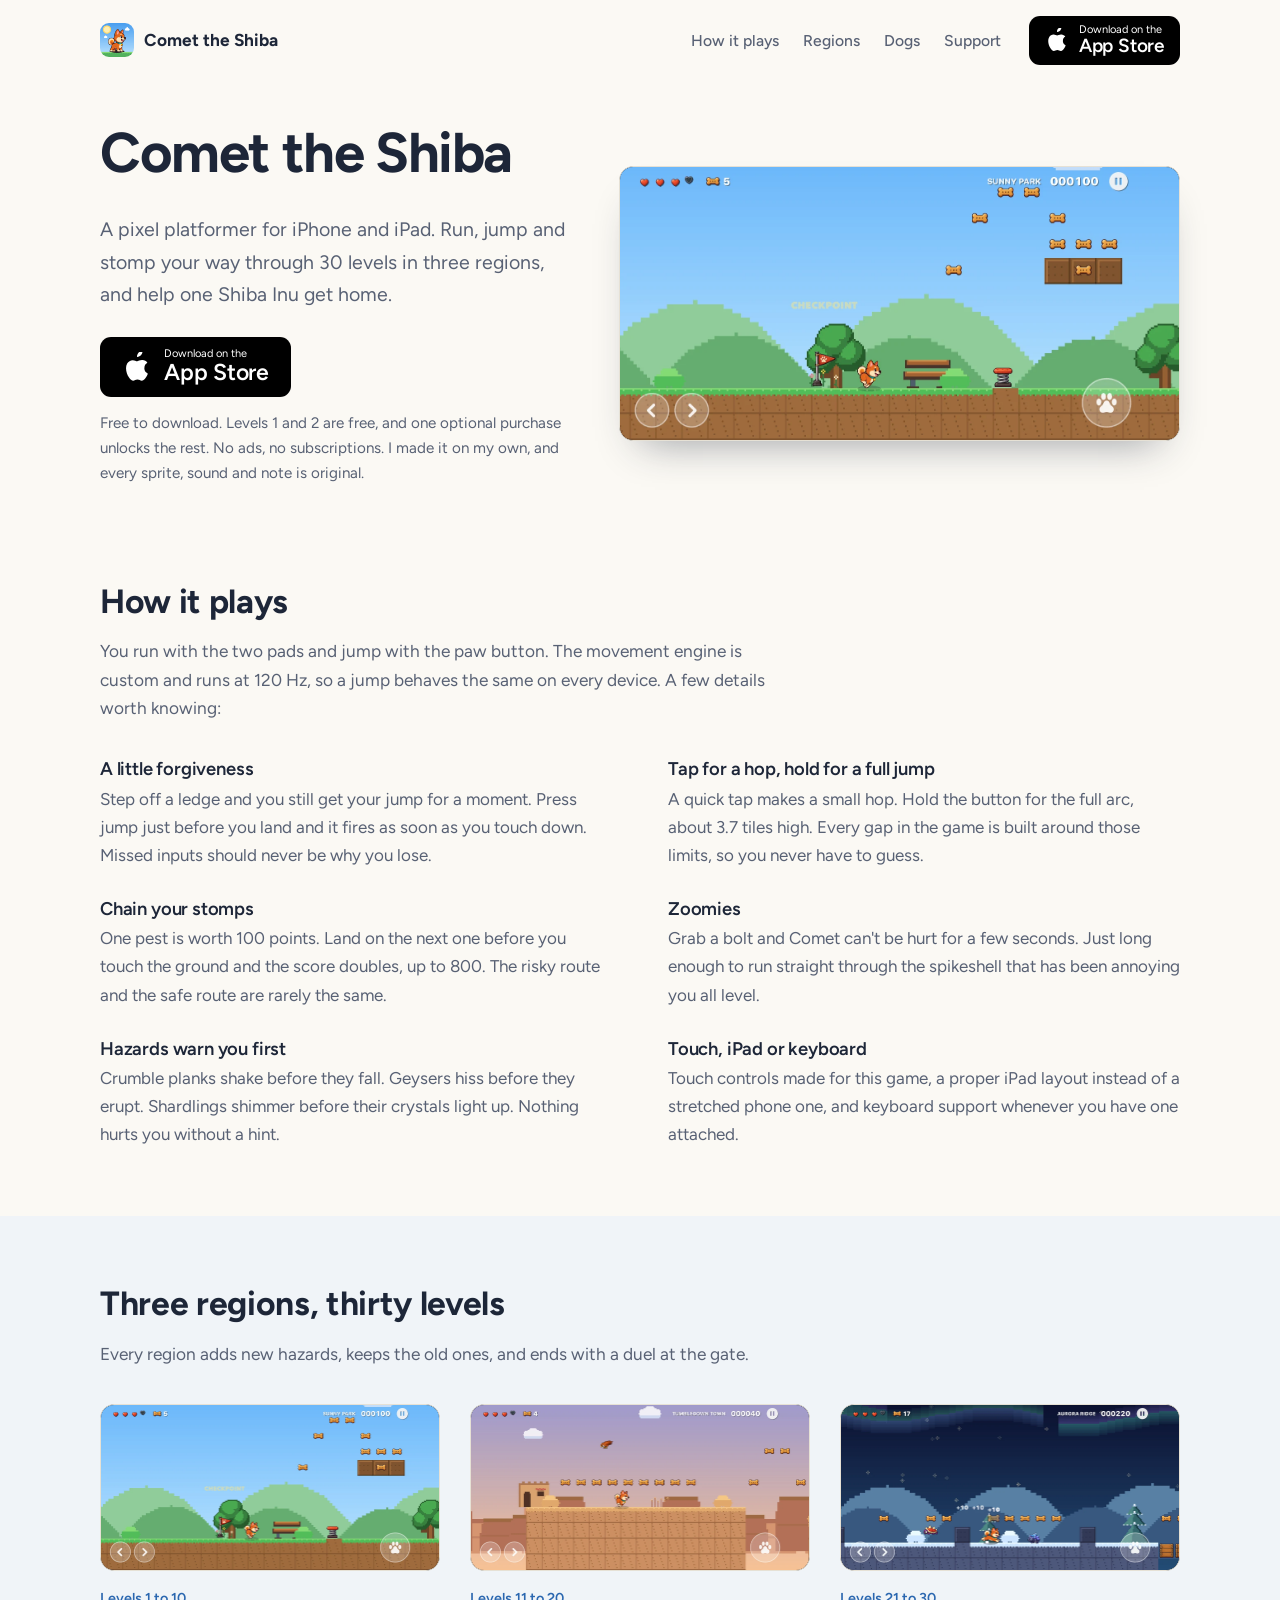
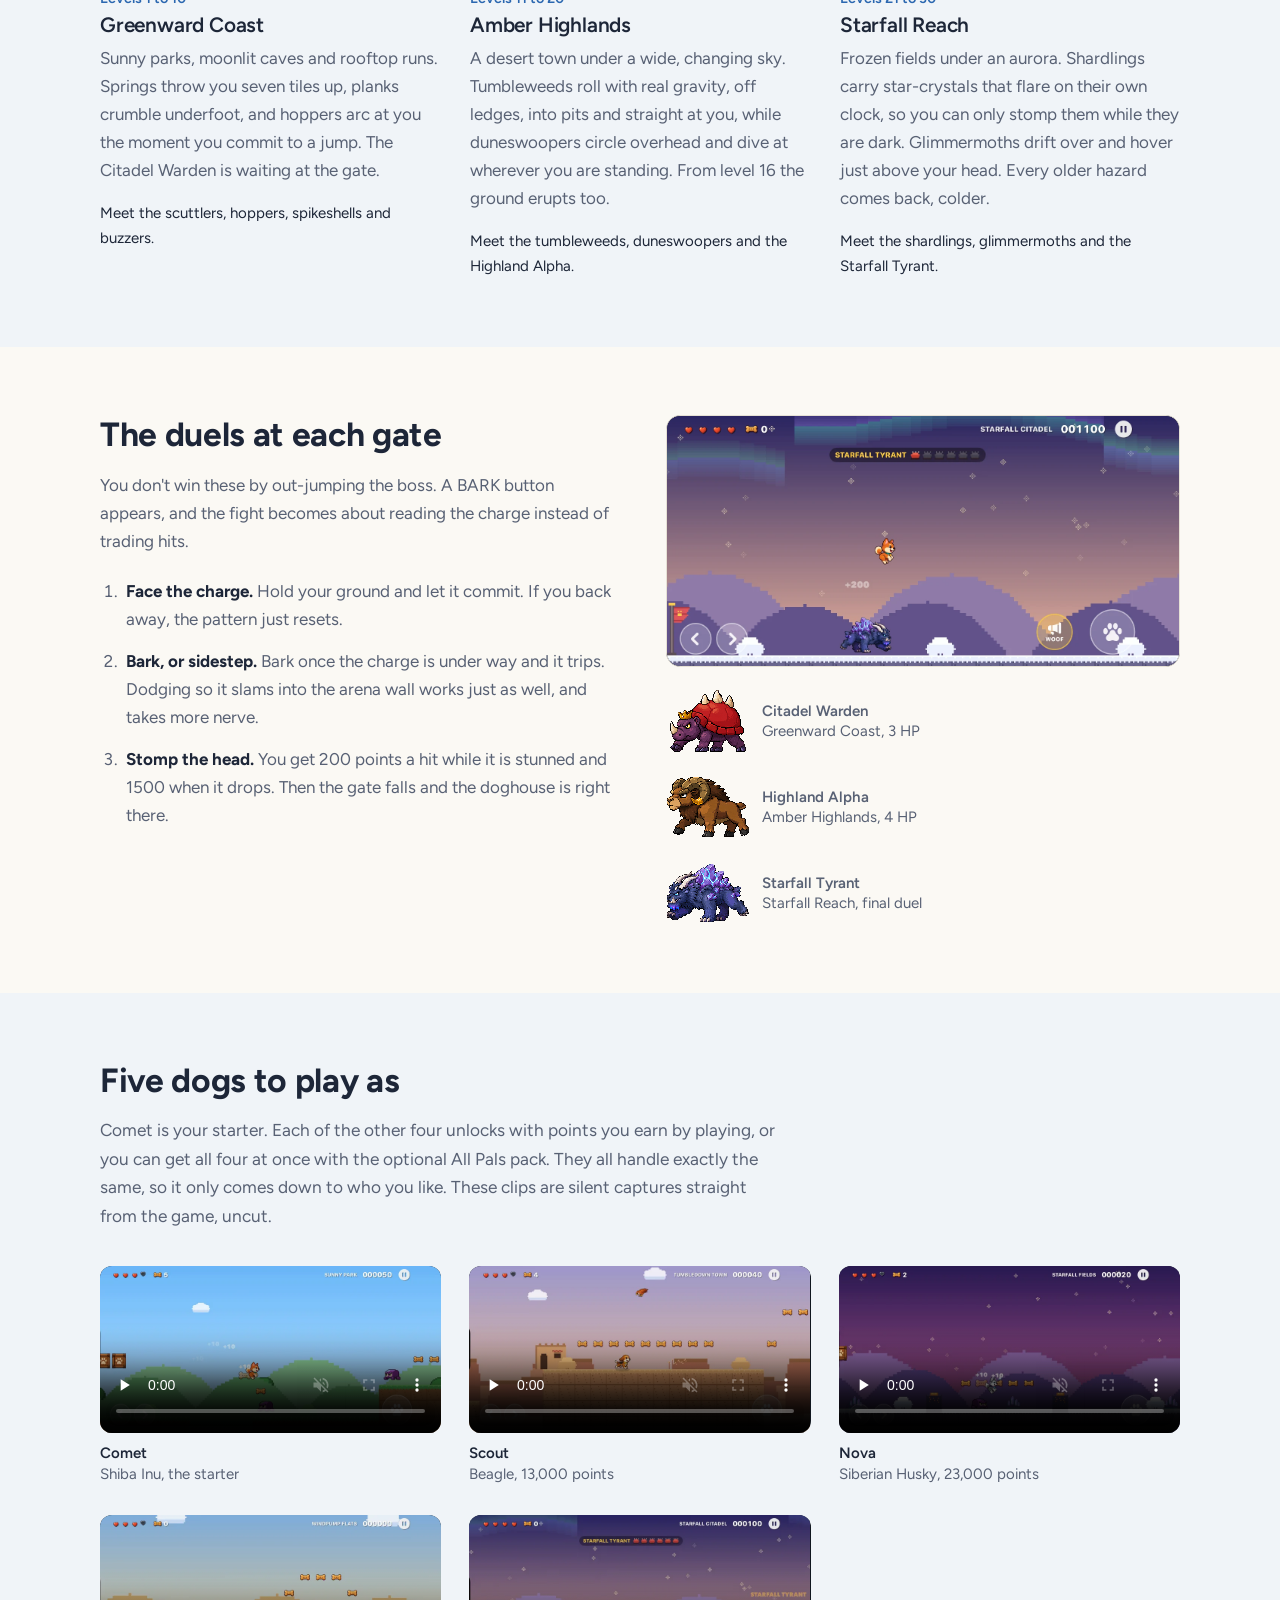
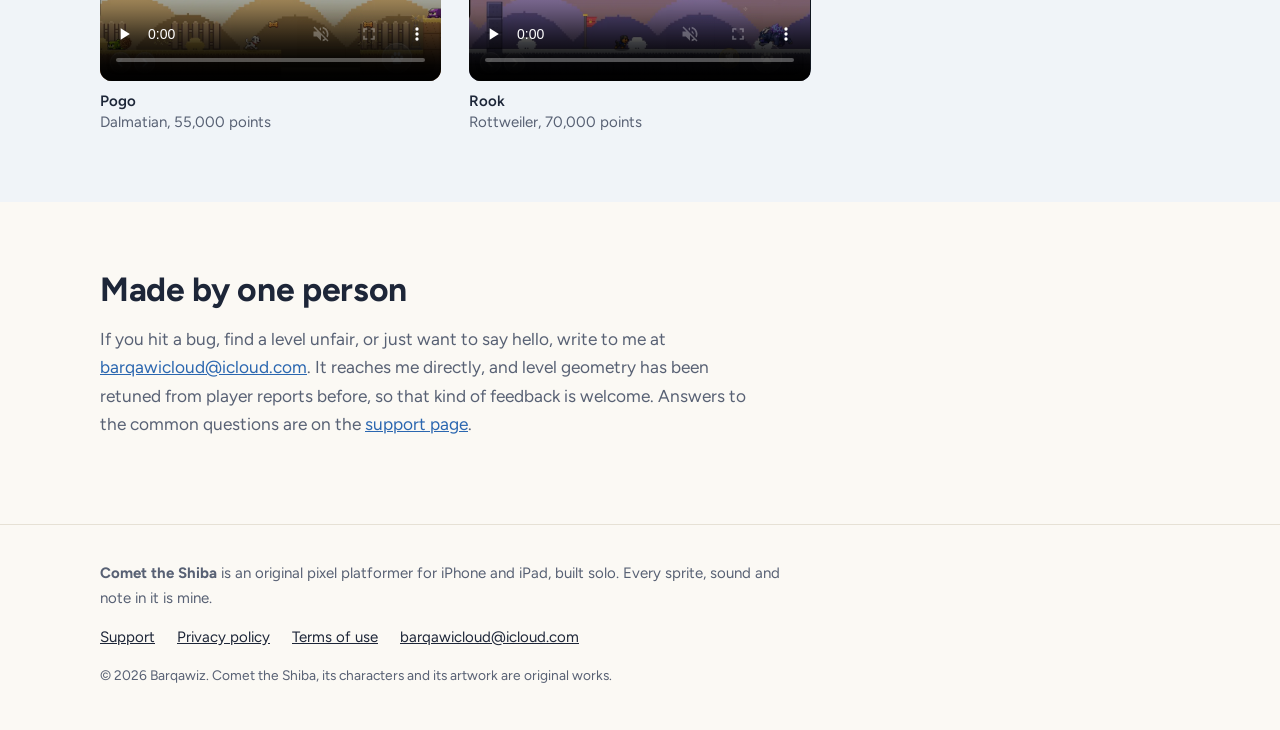
<file: index.html>
<!DOCTYPE html>
<html lang="en">
<head>
<meta charset="utf-8">
<meta name="viewport" content="width=device-width, initial-scale=1">
<title>Comet the Shiba: a pixel platformer for iPhone and iPad</title>
<meta name="description" content="Comet the Shiba is a pixel platformer for iPhone and iPad with 30 levels in three regions, three boss duels and five dogs to play as. Free to start, no ads, no subscriptions.">
<link rel="canonical" href="https://barqawiz.github.io/comet-website/">
<meta property="og:type" content="website">
<meta property="og:title" content="Comet the Shiba, a pixel platformer for iPhone and iPad">
<meta property="og:description" content="Run, jump and stomp through 30 levels in three regions. Original art and sound, no ads, free to start.">
<meta property="og:image" content="https://barqawiz.github.io/comet-website/assets/img/og.jpg">
<meta property="og:url" content="https://barqawiz.github.io/comet-website/">
<meta name="twitter:card" content="summary_large_image">
<meta name="theme-color" content="#fbf9f4">
<link rel="icon" href="favicon.ico" sizes="any">
<link rel="apple-touch-icon" href="assets/apple-touch-icon.png">
<link rel="preconnect" href="https://fonts.googleapis.com">
<link rel="preconnect" href="https://fonts.gstatic.com" crossorigin>
<link href="https://fonts.googleapis.com/css2?family=Figtree:wght@400;500;600;700&display=swap" rel="stylesheet">
<link rel="stylesheet" href="assets/css/style.css">
<script type="application/ld+json">
{
  "@context": "https://schema.org",
  "@type": "VideoGame",
  "name": "Comet the Shiba",
  "genre": ["Platformer", "Arcade"],
  "gamePlatform": ["iPhone", "iPad"],
  "operatingSystem": "iOS 17+",
  "applicationCategory": "Game",
  "author": { "@type": "Person", "name": "Barqawiz" },
  "description": "An original pixel platformer for iPhone and iPad: 30 levels, three regions, three boss duels and five playable dogs.",
  "image": "https://barqawiz.github.io/comet-website/assets/img/og.jpg"
}
</script>
</head>
<body>
<a class="skip" href="#main">Skip to content</a>

<header class="site-head">
  <div class="wrap">
    <a class="brand" href="./">
      <img src="assets/img/icon.png" alt="" width="34" height="34">
      <span>Comet the Shiba</span>
    </a>
    <nav class="site-nav" aria-label="Main">
      <a href="./#how">How it plays</a>
      <a href="./#regions">Regions</a>
      <a href="./#dogs">Dogs</a>
      <a class="keep" href="support.html">Support</a>
    </nav>
    <a class="store" href="https://apps.apple.com/app/id6805965904">
      <svg viewBox="0 0 384 512" aria-hidden="true"><path d="M318.7 268c-.2-37 16.6-65 50.5-85-19-27-47.5-42-85-45-36-3-75 21-89 21-15 0-49-20-76-19-39 .6-75 23-95 58-41 71-10 176 29 234 19 28 42 59 72 58 29-1 40-19 75-19 35 0 45 19 76 18 31-1 51-28 70-56 22-32 31-63 31-65-1-1-60-23-60-90zM262 53c16-20 27-47 24-74-23 1-51 15-68 34-15 17-29 45-25 71 26 2 53-12 69-31z"/></svg>
      <span><small>Download on the</small><b>App Store</b></span>
    </a>
  </div>
</header>

<main id="main">

<section class="hero">
  <div class="wrap">
    <div>
      <h1>Comet the Shiba</h1>
      <p class="lead">A pixel platformer for iPhone and iPad. Run, jump and stomp your way through 30 levels in three regions, and help one Shiba Inu get home.</p>
      <a class="store lg" href="https://apps.apple.com/app/id6805965904">
        <svg viewBox="0 0 384 512" aria-hidden="true"><path d="M318.7 268c-.2-37 16.6-65 50.5-85-19-27-47.5-42-85-45-36-3-75 21-89 21-15 0-49-20-76-19-39 .6-75 23-95 58-41 71-10 176 29 234 19 28 42 59 72 58 29-1 40-19 75-19 35 0 45 19 76 18 31-1 51-28 70-56 22-32 31-63 31-65-1-1-60-23-60-90zM262 53c16-20 27-47 24-74-23 1-51 15-68 34-15 17-29 45-25 71 26 2 53-12 69-31z"/></svg>
        <span><small>Download on the</small><b>App Store</b></span>
      </a>
      <p class="note">Free to download. Levels 1 and 2 are free, and one optional purchase unlocks the rest. No ads, no subscriptions. I made it on my own, and every sprite, sound and note is original.</p>
    </div>
    <figure class="shot">
      <img src="assets/img/shots/01-sunny-park.webp" width="1434" height="660"
           alt="Comet the Shiba running through Sunny Park past a checkpoint flag, with biscuits floating above a bench and a spring.">
    </figure>
  </div>
</section>

<section class="section" id="how">
  <div class="wrap">
    <div class="section-head">
      <h2>How it plays</h2>
      <p>You run with the two pads and jump with the paw button. The movement engine is custom and runs at 120 Hz, so a jump behaves the same on every device. A few details worth knowing:</p>
    </div>
    <div class="how">
      <div>
        <h3>A little forgiveness</h3>
        <p>Step off a ledge and you still get your jump for a moment. Press jump just before you land and it fires as soon as you touch down. Missed inputs should never be why you lose.</p>
      </div>
      <div>
        <h3>Tap for a hop, hold for a full jump</h3>
        <p>A quick tap makes a small hop. Hold the button for the full arc, about 3.7 tiles high. Every gap in the game is built around those limits, so you never have to guess.</p>
      </div>
      <div>
        <h3>Chain your stomps</h3>
        <p>One pest is worth 100 points. Land on the next one before you touch the ground and the score doubles, up to 800. The risky route and the safe route are rarely the same.</p>
      </div>
      <div>
        <h3>Zoomies</h3>
        <p>Grab a bolt and Comet can't be hurt for a few seconds. Just long enough to run straight through the spikeshell that has been annoying you all level.</p>
      </div>
      <div>
        <h3>Hazards warn you first</h3>
        <p>Crumble planks shake before they fall. Geysers hiss before they erupt. Shardlings shimmer before their crystals light up. Nothing hurts you without a hint.</p>
      </div>
      <div>
        <h3>Touch, iPad or keyboard</h3>
        <p>Touch controls made for this game, a proper iPad layout instead of a stretched phone one, and keyboard support whenever you have one attached.</p>
      </div>
    </div>
  </div>
</section>

<section class="section section--tint" id="regions">
  <div class="wrap">
    <div class="section-head">
      <h2>Three regions, thirty levels</h2>
      <p>Every region adds new hazards, keeps the old ones, and ends with a duel at the gate.</p>
    </div>
    <div class="regions">
      <article class="region">
        <figure class="shot">
          <img src="assets/img/shots/01-sunny-park.webp" width="1434" height="660" loading="lazy"
               alt="Comet running through Sunny Park past a checkpoint flag, biscuits floating above a bench and a spring.">
        </figure>
        <p class="levels">Levels 1 to 10</p>
        <h3>Greenward Coast</h3>
        <p>Sunny parks, moonlit caves and rooftop runs. Springs throw you seven tiles up, planks crumble underfoot, and hoppers arc at you the moment you commit to a jump. The Citadel Warden is waiting at the gate.</p>
        <p class="meet">Meet the scuttlers, hoppers, spikeshells and buzzers.</p>
      </article>
      <article class="region">
        <figure class="shot">
          <img src="assets/img/shots/03-amber-highlands.webp" width="1434" height="660" loading="lazy"
               alt="Comet running the rooftops of Tumbledown Town under a dusk sky, a trail of biscuits overhead and a duneswooper circling above.">
        </figure>
        <p class="levels">Levels 11 to 20</p>
        <h3>Amber Highlands</h3>
        <p>A desert town under a wide, changing sky. Tumbleweeds roll with real gravity, off ledges, into pits and straight at you, while duneswoopers circle overhead and dive at wherever you are standing. From level 16 the ground erupts too.</p>
        <p class="meet">Meet the tumbleweeds, duneswoopers and the Highland Alpha.</p>
      </article>
      <article class="region">
        <figure class="shot">
          <img src="assets/img/shots/05-aurora-ridge.webp" width="1434" height="660" loading="lazy"
               alt="Aurora Ridge at dusk with meteor rings in the sky and a shardling on the path ahead.">
        </figure>
        <p class="levels">Levels 21 to 30</p>
        <h3>Starfall Reach</h3>
        <p>Frozen fields under an aurora. Shardlings carry star-crystals that flare on their own clock, so you can only stomp them while they are dark. Glimmermoths drift over and hover just above your head. Every older hazard comes back, colder.</p>
        <p class="meet">Meet the shardlings, glimmermoths and the Starfall Tyrant.</p>
      </article>
    </div>
  </div>
</section>

<section class="section" id="duels">
  <div class="wrap duels">
    <div>
      <h2>The duels at each gate</h2>
      <p>You don't win these by out-jumping the boss. A BARK button appears, and the fight becomes about reading the charge instead of trading hits.</p>
      <ol class="steps">
        <li><strong>Face the charge.</strong> Hold your ground and let it commit. If you back away, the pattern just resets.</li>
        <li><strong>Bark, or sidestep.</strong> Bark once the charge is under way and it trips. Dodging so it slams into the arena wall works just as well, and takes more nerve.</li>
        <li><strong>Stomp the head.</strong> You get 200 points a hit while it is stunned and 1500 when it drops. Then the gate falls and the doghouse is right there.</li>
      </ol>
    </div>
    <div>
      <figure class="shot">
        <img src="assets/img/shots/06-starfall-tyrant-duel.webp" width="1434" height="660" loading="lazy"
             alt="Comet facing the Starfall Tyrant in the Starfall Citadel, with the BARK button on screen.">
      </figure>
      <ul class="bosses">
        <li><img class="px" src="assets/img/sprites/warden.png" alt=""><span><b>Citadel Warden</b>Greenward Coast, 3 HP</span></li>
        <li><img class="px" src="assets/img/sprites/alpha.png" alt=""><span><b>Highland Alpha</b>Amber Highlands, 4 HP</span></li>
        <li><img class="px" src="assets/img/sprites/tyrant.png" alt=""><span><b>Starfall Tyrant</b>Starfall Reach, final duel</span></li>
      </ul>
    </div>
  </div>
</section>

<section class="section section--tint" id="dogs">
  <div class="wrap">
    <div class="section-head">
      <h2>Five dogs to play as</h2>
      <p>Comet is your starter. Each of the other four unlocks with points you earn by playing, or you can get all four at once with the optional All Pals pack. They all handle exactly the same, so it only comes down to who you like. These clips are silent captures straight from the game, uncut.</p>
    </div>
    <div class="reels">
      <figure class="reel">
        <video src="assets/video/preview-comet.mp4" poster="assets/video/preview-comet.webp" controls muted loop playsinline preload="none" aria-label="Gameplay with Comet"></video>
        <figcaption><b>Comet</b><span>Shiba Inu, the starter</span></figcaption>
      </figure>
      <figure class="reel">
        <video src="assets/video/preview-scout.mp4" poster="assets/video/preview-scout.webp" controls muted loop playsinline preload="none" aria-label="Gameplay with Scout"></video>
        <figcaption><b>Scout</b><span>Beagle, 13,000 points</span></figcaption>
      </figure>
      <figure class="reel">
        <video src="assets/video/preview-nova.mp4" poster="assets/video/preview-nova.webp" controls muted loop playsinline preload="none" aria-label="Gameplay with Nova"></video>
        <figcaption><b>Nova</b><span>Siberian Husky, 23,000 points</span></figcaption>
      </figure>
      <figure class="reel">
        <video src="assets/video/preview-pogo.mp4" poster="assets/video/preview-pogo.webp" controls muted loop playsinline preload="none" aria-label="Gameplay with Pogo"></video>
        <figcaption><b>Pogo</b><span>Dalmatian, 55,000 points</span></figcaption>
      </figure>
      <figure class="reel">
        <video src="assets/video/preview-rook.mp4" poster="assets/video/preview-rook.webp" controls muted loop playsinline preload="none" aria-label="Gameplay with Rook"></video>
        <figcaption><b>Rook</b><span>Rottweiler, 70,000 points</span></figcaption>
      </figure>
    </div>
  </div>
</section>

<section class="section" id="about">
  <div class="wrap">
   <div class="about">
    <h2>Made by one person</h2>
    <p>If you hit a bug, find a level unfair, or just want to say hello, write to me at <a href="mailto:barqawicloud@icloud.com?subject=Comet%20the%20Shiba">barqawicloud@icloud.com</a>. It reaches me directly, and level geometry has been retuned from player reports before, so that kind of feedback is welcome. Answers to the common questions are on the <a href="support.html">support page</a>.</p>
   </div>
  </div>
</section>

</main>

<footer class="site-foot">
  <div class="wrap">
    <p><b>Comet the Shiba</b> is an original pixel platformer for iPhone and iPad, built solo. Every sprite, sound and note in it is mine.</p>
    <nav aria-label="Footer">
      <a href="support.html">Support</a>
      <a href="privacy.html">Privacy policy</a>
      <a href="terms.html">Terms of use</a>
      <a href="mailto:barqawicloud@icloud.com">barqawicloud@icloud.com</a>
    </nav>
    <p class="fine">&copy; 2026 Barqawiz. Comet the Shiba, its characters and its artwork are original works.</p>
  </div>
</footer>

<script src="assets/js/main.js" defer></script>
</body>
</html>
</file>
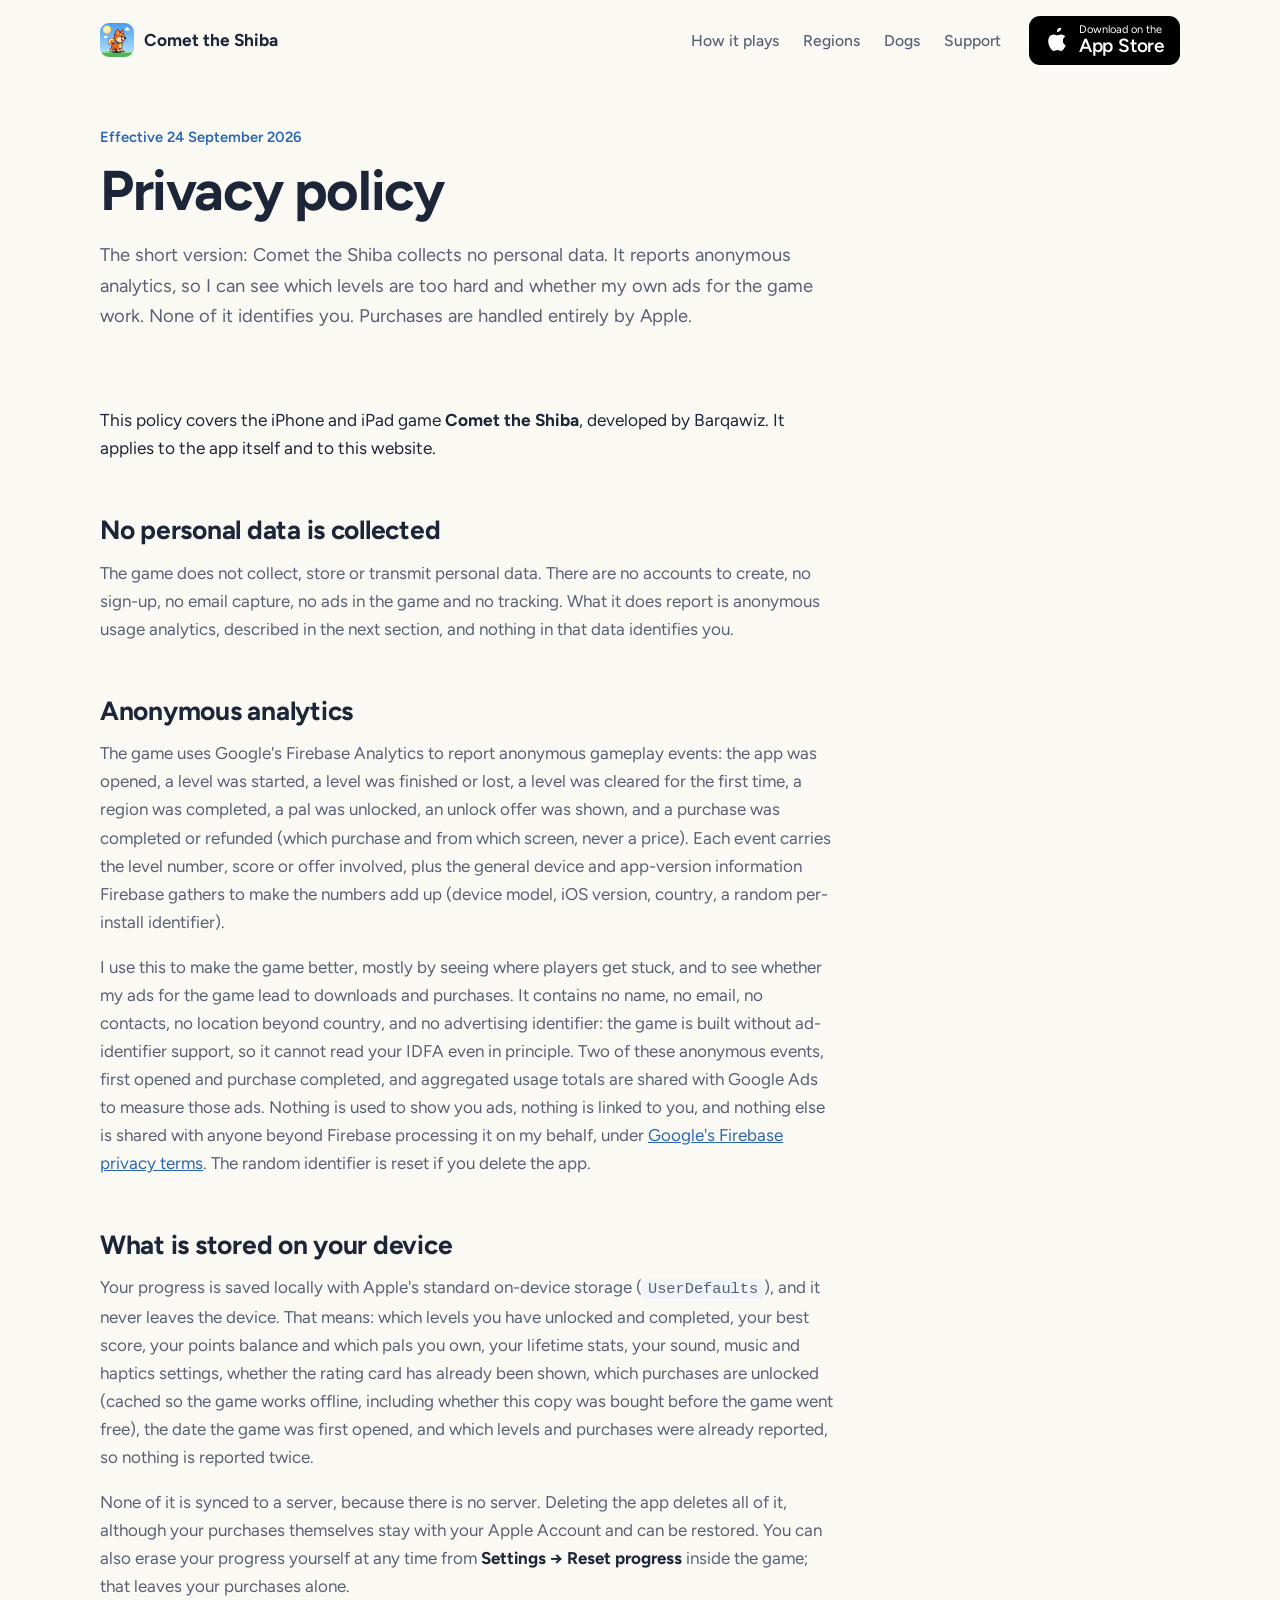
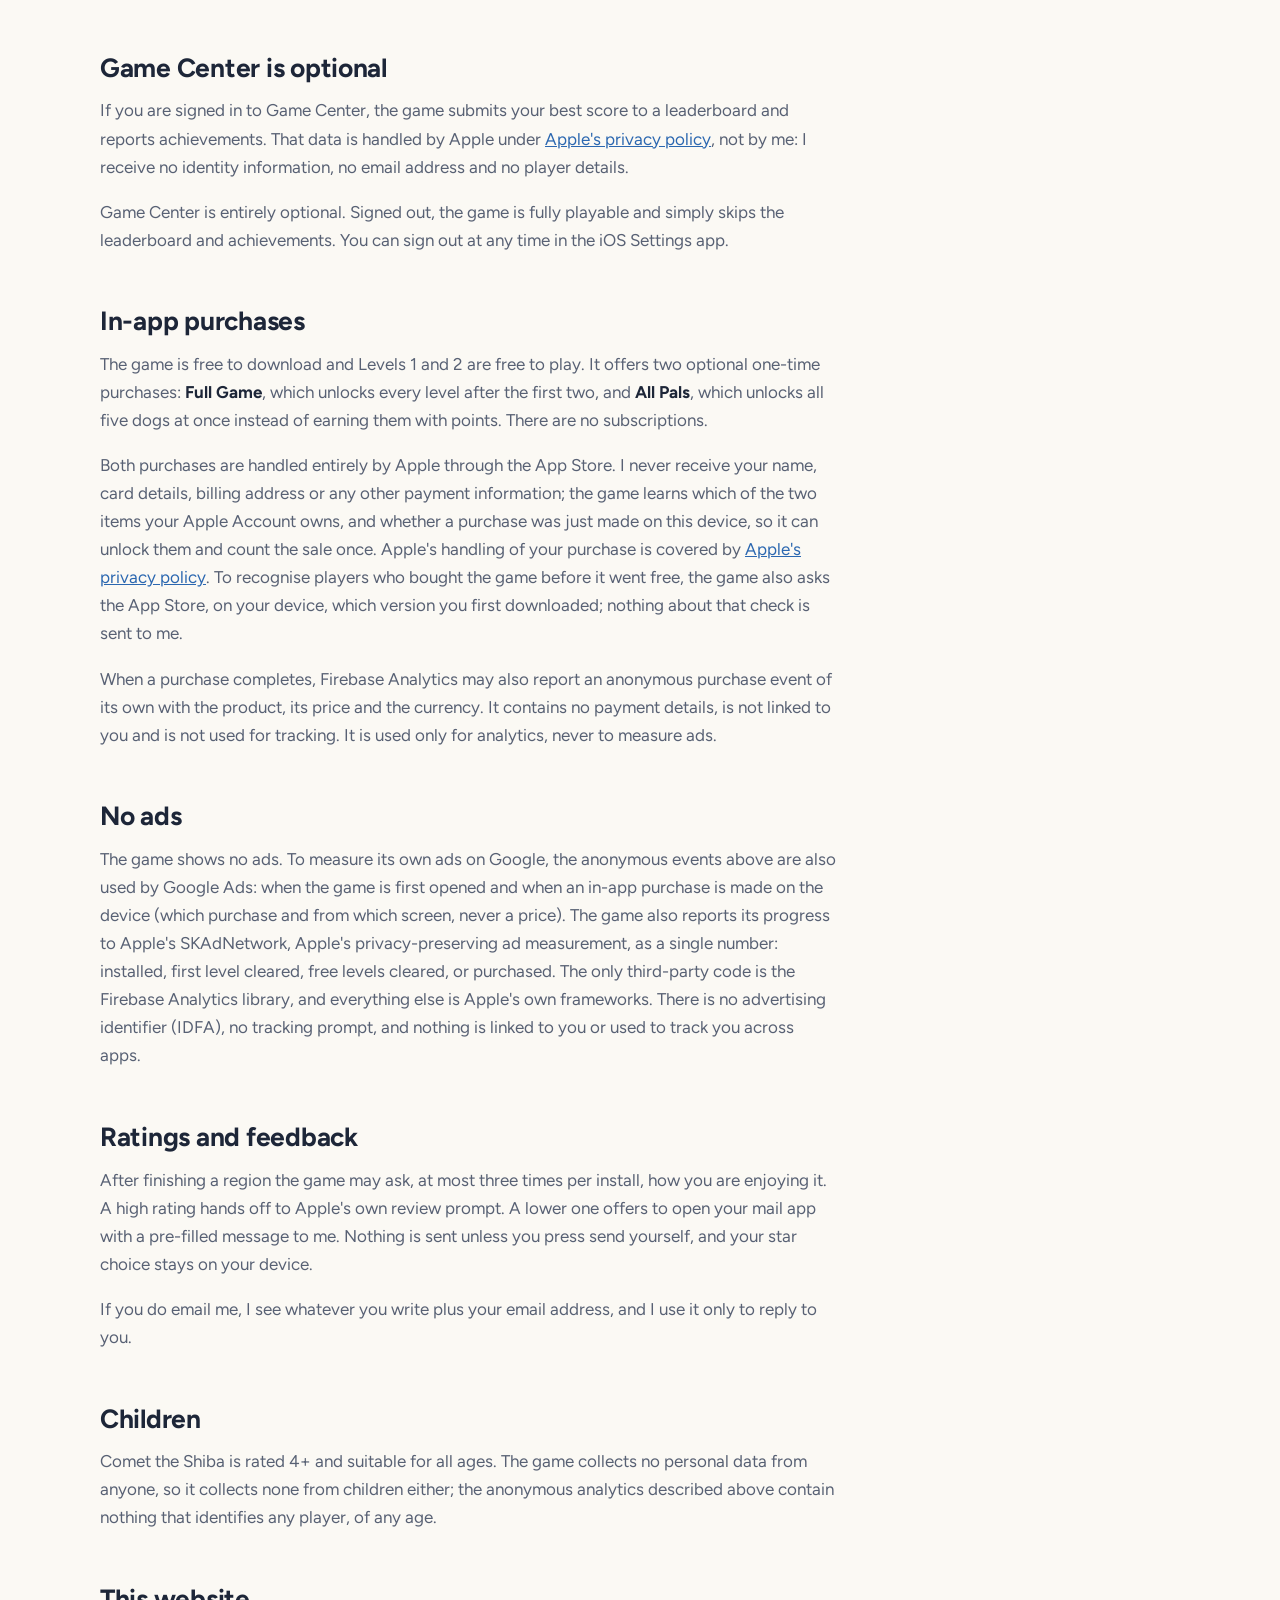
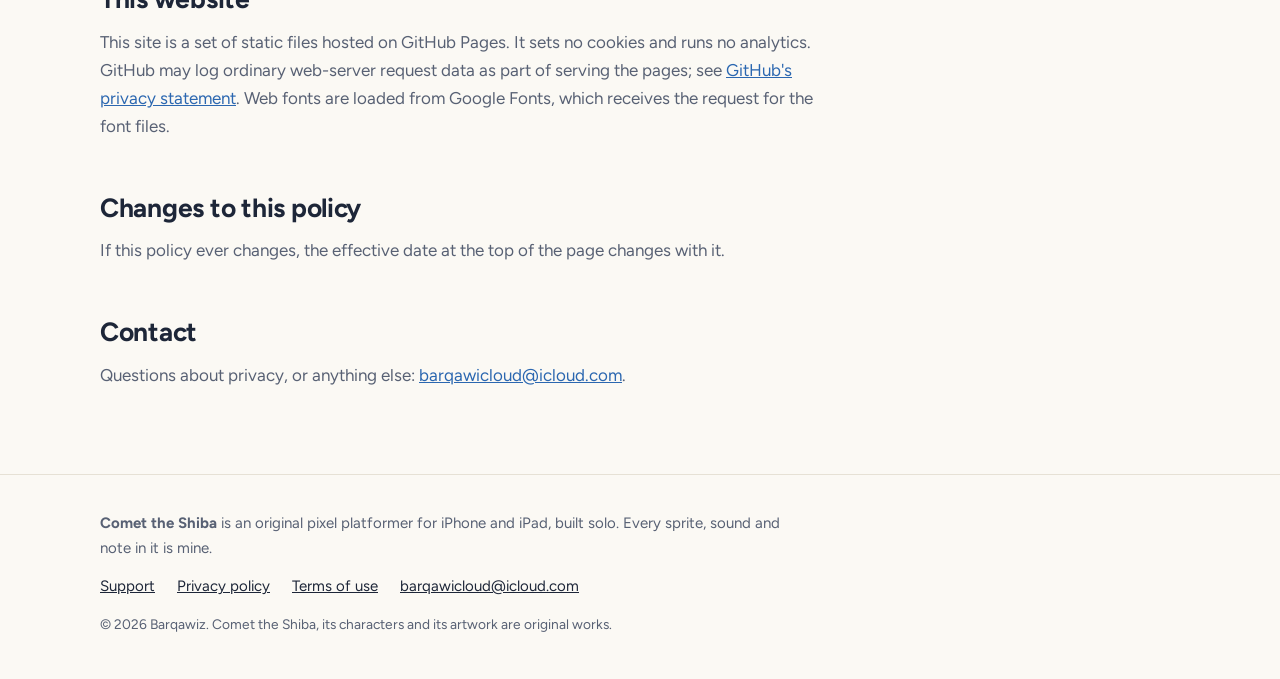
<file: privacy.html>
<!DOCTYPE html>
<html lang="en">
<head>
<meta charset="utf-8">
<meta name="viewport" content="width=device-width, initial-scale=1">
<title>Privacy policy | Comet the Shiba</title>
<meta name="description" content="Comet the Shiba collects no personal data. No accounts, no ads in the game, no tracking. Anonymous analytics to improve the game and to measure its own ads, and optional purchases handled entirely by Apple.">
<link rel="canonical" href="https://barqawiz.github.io/comet-website/privacy.html">
<meta name="theme-color" content="#fbf9f4">
<link rel="icon" href="favicon.ico" sizes="any">
<link rel="apple-touch-icon" href="assets/apple-touch-icon.png">
<link rel="preconnect" href="https://fonts.googleapis.com">
<link rel="preconnect" href="https://fonts.gstatic.com" crossorigin>
<link href="https://fonts.googleapis.com/css2?family=Figtree:wght@400;500;600;700&display=swap" rel="stylesheet">
<link rel="stylesheet" href="assets/css/style.css">
</head>
<body>
<a class="skip" href="#main">Skip to content</a>
<header class="site-head">
  <div class="wrap">
    <a class="brand" href="./">
      <img src="assets/img/icon.png" alt="" width="34" height="34">
      <span>Comet the Shiba</span>
    </a>
    <nav class="site-nav" aria-label="Main">
      <a href="./#how">How it plays</a>
      <a href="./#regions">Regions</a>
      <a href="./#dogs">Dogs</a>
      <a class="keep" href="support.html">Support</a>
    </nav>
    <a class="store" href="https://apps.apple.com/app/id6805965904">
      <svg viewBox="0 0 384 512" aria-hidden="true"><path d="M318.7 268c-.2-37 16.6-65 50.5-85-19-27-47.5-42-85-45-36-3-75 21-89 21-15 0-49-20-76-19-39 .6-75 23-95 58-41 71-10 176 29 234 19 28 42 59 72 58 29-1 40-19 75-19 35 0 45 19 76 18 31-1 51-28 70-56 22-32 31-63 31-65-1-1-60-23-60-90zM262 53c16-20 27-47 24-74-23 1-51 15-68 34-15 17-29 45-25 71 26 2 53-12 69-31z"/></svg>
      <span><small>Download on the</small><b>App Store</b></span>
    </a>
  </div>
</header>

<main id="main">
<section class="page-head">
  <div class="wrap">
    <p class="stamp">Effective 24 September 2026</p>
    <h1>Privacy policy</h1>
    <p>The short version: Comet the Shiba collects no personal data. It reports anonymous
       analytics, so I can see which levels are too hard and whether my own ads for the game
       work. None of it identifies you. Purchases are handled entirely by Apple.</p>
  </div>
</section>

<section class="section section--paper">
  <div class="wrap prose">
    <p>This policy covers the iPhone and iPad game <strong>Comet the Shiba</strong>, developed
       by Barqawiz. It applies to the app itself and to this website.</p>

    <h2>No personal data is collected</h2>
    <p>The game does not collect, store or transmit personal data. There are no accounts to
       create, no sign-up, no email capture, no ads in the game and no tracking. What it does
       report is anonymous usage analytics, described in the next section, and nothing in
       that data identifies you.</p>

    <h2>Anonymous analytics</h2>
    <p>The game uses Google's Firebase Analytics to report anonymous gameplay events: the
       app was opened, a level was started, a level was finished or lost, a level was cleared
       for the first time, a region was completed, a pal was unlocked, an unlock offer was
       shown, and a purchase was completed or refunded (which purchase and from which screen,
       never a price). Each event carries the level number, score or offer involved, plus the
       general device and app-version information
       Firebase gathers to make the numbers add up (device model, iOS version, country, a
       random per-install identifier).</p>
    <p>I use this to make the game better, mostly by seeing where players get stuck, and to
       see whether my ads for the game lead to downloads and purchases. It contains no name, no
       email, no contacts, no location beyond country, and no advertising identifier: the game
       is built without ad-identifier support, so it cannot read your IDFA even in principle.
       Two of these anonymous events, first opened and purchase completed, and aggregated usage
       totals are shared with Google Ads to measure those ads. Nothing is used to show you ads,
       nothing is linked to you, and nothing else is shared with anyone beyond Firebase
       processing it on my behalf, under
       <a href="https://firebase.google.com/support/privacy">Google's Firebase privacy terms</a>.
       The random identifier is reset if you delete the app.</p>

    <h2>What is stored on your device</h2>
    <p>Your progress is saved locally with Apple's standard on-device storage
       (<code>UserDefaults</code>), and it never leaves the device. That means: which levels
       you have unlocked and completed, your best score, your points balance and which pals you
       own, your lifetime stats, your sound, music and haptics settings, whether the rating
       card has already been shown, which purchases are unlocked (cached so the game works
       offline, including whether this copy was bought before the game went free), the date
       the game was first opened, and which levels and purchases were already reported, so
       nothing is reported twice.</p>
    <p>None of it is synced to a server, because there is no server. Deleting the app deletes
       all of it, although your purchases themselves stay with your Apple Account and can be
       restored. You can also erase your progress yourself at any time from
       <strong>Settings &rarr; Reset progress</strong> inside the game; that leaves your
       purchases alone.</p>

    <h2>Game Center is optional</h2>
    <p>If you are signed in to Game Center, the game submits your best score to a leaderboard
       and reports achievements. That data is handled by Apple under
       <a href="https://www.apple.com/legal/privacy/">Apple's privacy policy</a>, not by me:
       I receive no identity information, no email address and no player details.</p>
    <p>Game Center is entirely optional. Signed out, the game is fully playable and simply
       skips the leaderboard and achievements. You can sign out at any time in the iOS
       Settings app.</p>

    <h2>In-app purchases</h2>
    <p>The game is free to download and Levels 1 and 2 are free to play. It offers two
       optional one-time purchases: <strong>Full Game</strong>, which unlocks every level
       after the first two, and <strong>All Pals</strong>, which unlocks all five dogs at once
       instead of earning them with points. There are no subscriptions.</p>
    <p>Both purchases are handled entirely by Apple through the App Store. I never receive
       your name, card details, billing address or any other payment information; the game
       learns which of the two items your Apple Account owns, and whether a purchase was just
       made on this device, so it can unlock them and count the sale once.
       Apple's handling of your purchase is covered by
       <a href="https://www.apple.com/legal/privacy/">Apple's privacy policy</a>. To recognise
       players who bought the game before it went free, the game also asks the App Store,
       on your device, which version you first downloaded; nothing about that check is sent
       to me.</p>
    <p>When a purchase completes, Firebase Analytics may also report an anonymous purchase
       event of its own with the product, its price and the currency. It contains no payment
       details, is not linked to you and is not used for tracking. It is used only for
       analytics, never to measure ads.</p>

    <h2>No ads</h2>
    <p>The game shows no ads. To measure its own ads on Google, the anonymous events above
       are also used by Google Ads: when the game is first opened and when an in-app purchase
       is made on the device (which purchase and from which screen, never a price). The game
       also reports its progress to Apple's SKAdNetwork, Apple's privacy-preserving ad
       measurement, as a single number: installed, first level cleared, free levels cleared,
       or purchased. The only third-party code is the Firebase Analytics library, and
       everything else is Apple's own frameworks. There is no advertising identifier (IDFA),
       no tracking prompt, and nothing is linked to you or used to track you across apps.</p>

    <h2>Ratings and feedback</h2>
    <p>After finishing a region the game may ask, at most three times per install, how you
       are enjoying it. A high rating hands off to Apple's own review prompt. A lower one
       offers to open your mail app with a pre-filled message to me. Nothing is sent unless
       you press send yourself, and your star choice stays on your device.</p>
    <p>If you do email me, I see whatever you write plus your email address, and I use it only
       to reply to you.</p>

    <h2>Children</h2>
    <p>Comet the Shiba is rated 4+ and suitable for all ages. The game collects no personal
       data from anyone, so it collects none from children either; the anonymous analytics
       described above contain nothing that identifies any player, of any age.</p>

    <h2>This website</h2>
    <p>This site is a set of static files hosted on GitHub Pages. It sets no cookies and runs
       no analytics. GitHub may log ordinary web-server request data as part of serving the
       pages; see <a href="https://docs.github.com/site-policy/privacy-policies/github-privacy-statement">GitHub's privacy statement</a>.
       Web fonts are loaded from Google Fonts, which receives the request for the font files.</p>

    <h2>Changes to this policy</h2>
    <p>If this policy ever changes, the effective date at the top of the page changes with it.</p>

    <h2>Contact</h2>
    <p>Questions about privacy, or anything else:
       <a href="mailto:barqawicloud@icloud.com?subject=Comet%20the%20Shiba%20privacy">barqawicloud@icloud.com</a>.</p>
  </div>
</section>
</main>

<footer class="site-foot">
  <div class="wrap">
    <p><b>Comet the Shiba</b> is an original pixel platformer for iPhone and iPad, built solo. Every sprite, sound and note in it is mine.</p>
    <nav aria-label="Footer">
      <a href="support.html">Support</a>
      <a href="privacy.html">Privacy policy</a>
      <a href="terms.html">Terms of use</a>
      <a href="mailto:barqawicloud@icloud.com">barqawicloud@icloud.com</a>
    </nav>
    <p class="fine">&copy; 2026 Barqawiz. Comet the Shiba, its characters and its artwork are original works.</p>
  </div>
</footer>
</body>
</html>
</file>
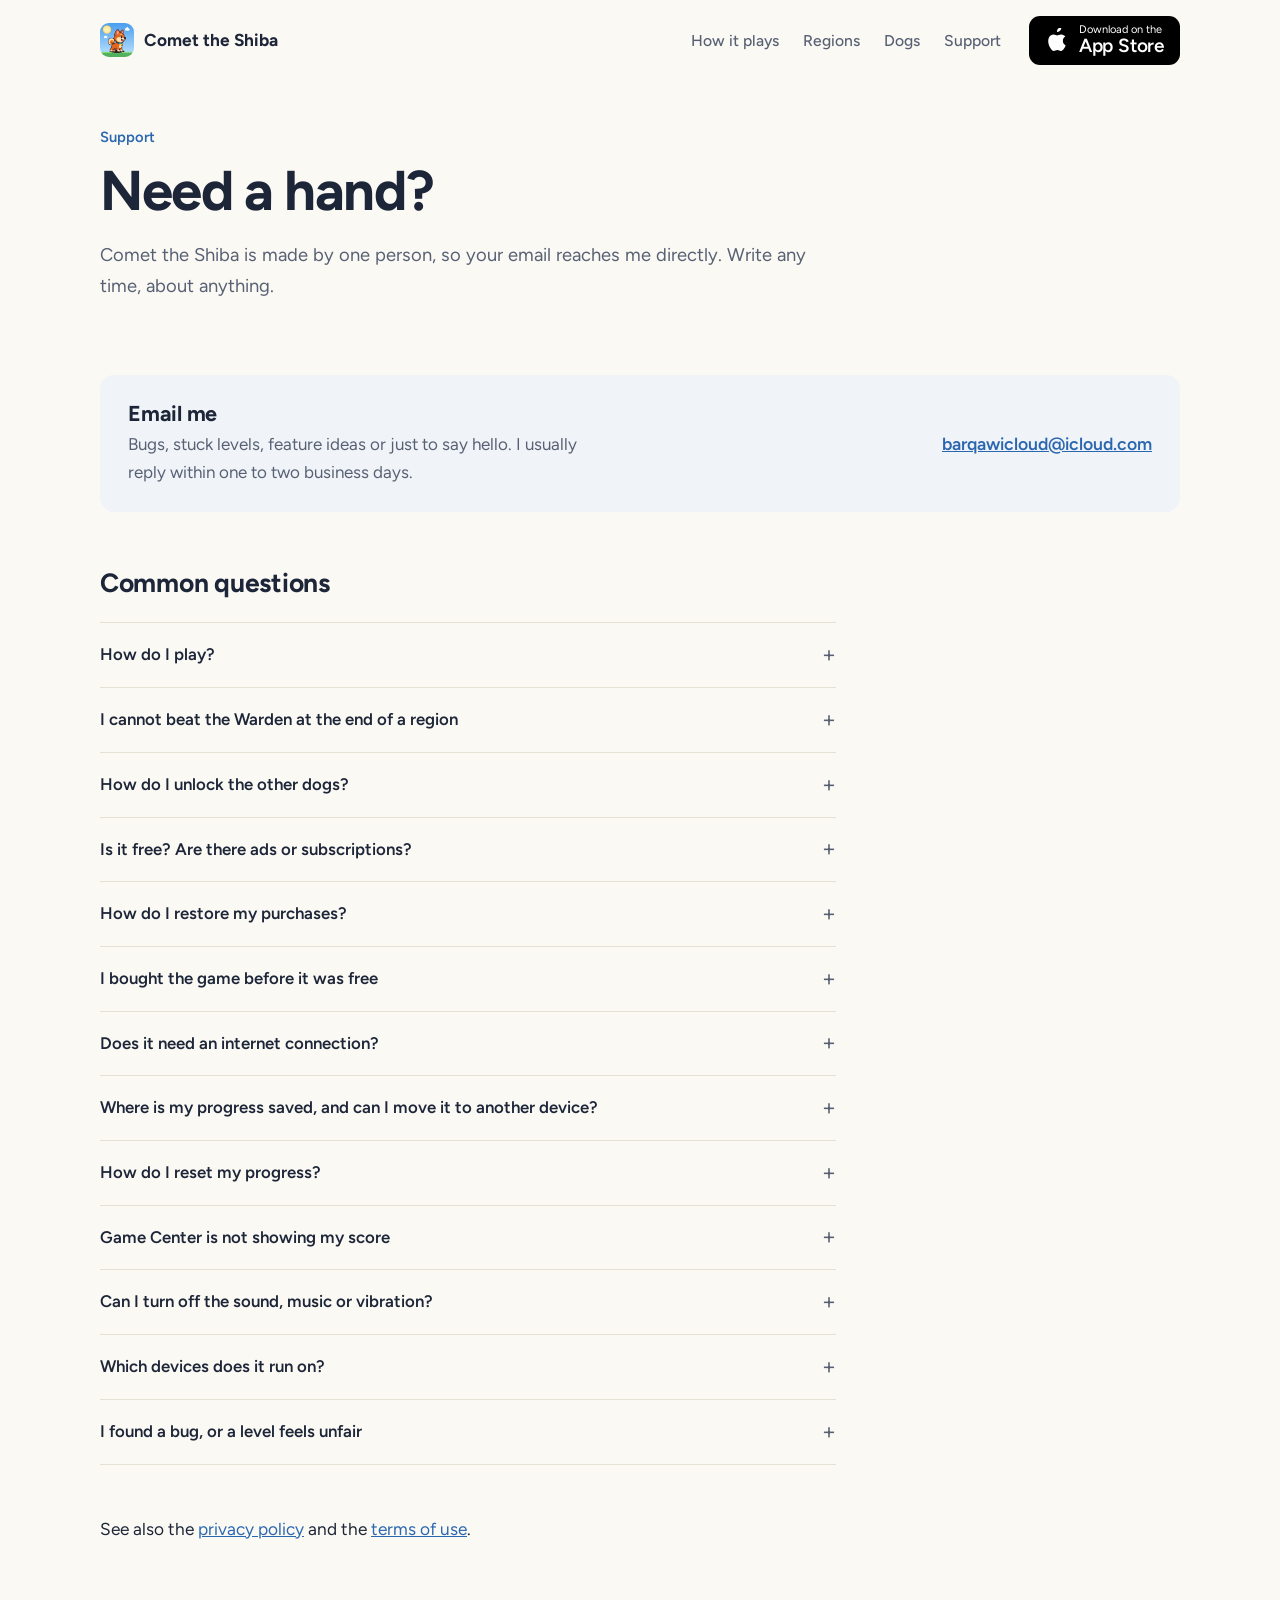
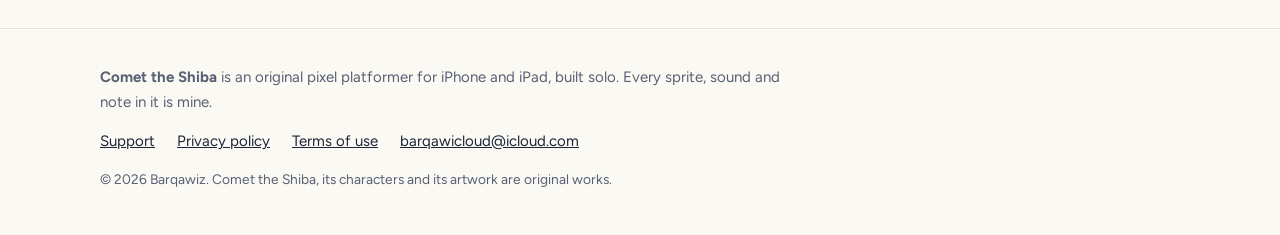
<file: support.html>
<!DOCTYPE html>
<html lang="en">
<head>
<meta charset="utf-8">
<meta name="viewport" content="width=device-width, initial-scale=1">
<title>Support &amp; contact | Comet the Shiba</title>
<meta name="description" content="Support and contact for Comet the Shiba: how to play, unlocking pals, purchases and restoring them, progress and saves, Game Center, and how to reach the developer.">
<link rel="canonical" href="https://barqawiz.github.io/comet-website/support.html">
<meta name="theme-color" content="#fbf9f4">
<link rel="icon" href="favicon.ico" sizes="any">
<link rel="apple-touch-icon" href="assets/apple-touch-icon.png">
<link rel="preconnect" href="https://fonts.googleapis.com">
<link rel="preconnect" href="https://fonts.gstatic.com" crossorigin>
<link href="https://fonts.googleapis.com/css2?family=Figtree:wght@400;500;600;700&display=swap" rel="stylesheet">
<link rel="stylesheet" href="assets/css/style.css">
</head>
<body>
<a class="skip" href="#main">Skip to content</a>
<header class="site-head">
  <div class="wrap">
    <a class="brand" href="./">
      <img src="assets/img/icon.png" alt="" width="34" height="34">
      <span>Comet the Shiba</span>
    </a>
    <nav class="site-nav" aria-label="Main">
      <a href="./#how">How it plays</a>
      <a href="./#regions">Regions</a>
      <a href="./#dogs">Dogs</a>
      <a class="keep" href="support.html">Support</a>
    </nav>
    <a class="store" href="https://apps.apple.com/app/id6805965904">
      <svg viewBox="0 0 384 512" aria-hidden="true"><path d="M318.7 268c-.2-37 16.6-65 50.5-85-19-27-47.5-42-85-45-36-3-75 21-89 21-15 0-49-20-76-19-39 .6-75 23-95 58-41 71-10 176 29 234 19 28 42 59 72 58 29-1 40-19 75-19 35 0 45 19 76 18 31-1 51-28 70-56 22-32 31-63 31-65-1-1-60-23-60-90zM262 53c16-20 27-47 24-74-23 1-51 15-68 34-15 17-29 45-25 71 26 2 53-12 69-31z"/></svg>
      <span><small>Download on the</small><b>App Store</b></span>
    </a>
  </div>
</header>

<main id="main">
<section class="page-head">
  <div class="wrap">
    <p class="stamp">Support</p>
    <h1>Need a hand?</h1>
    <p>Comet the Shiba is made by one person, so your email reaches me directly.
       Write any time, about anything.</p>
  </div>
</section>

<section class="section section--paper">
  <div class="wrap">
    <div class="contact-card">
      <div>
        <h2>Email me</h2>
        <p>Bugs, stuck levels, feature ideas or just to say hello. I usually reply within
           one to two business days.</p>
      </div>
      <a class="mail" href="mailto:barqawicloud@icloud.com?subject=Comet%20the%20Shiba%20support">barqawicloud@icloud.com</a>
    </div>

    <div class="prose" style="margin-top:56px">
      <h2>Common questions</h2>
    </div>

    <div class="faq">
      <details>
        <summary>How do I play?</summary>
        <p>Hold the left and right pads to run and tap the paw button to jump. Tap the paw
           briefly for a small hop, hold it for a full jump. Land on a pest to stomp it, and
           land on the next one before you touch the ground to double your points.</p>
        <p>If you have a hardware keyboard attached, the arrow keys or A and D run, space, up
           or W jumps, and B barks during a boss duel. The touch pads keep working alongside it.</p>
      </details>

      <details>
        <summary>I cannot beat the Warden at the end of a region</summary>
        <p>Do not try to out-jump it. Stand your ground, face it, and let its charge get under
           way, then press BARK to trip it. Sidestepping so it slams into the arena wall works
           just as well. Once it is stunned, stomp its head. Backing away from the charge only
           resets the pattern.</p>
      </details>

      <details>
        <summary>How do I unlock the other dogs?</summary>
        <p>Each one unlocks with points earned by playing, for free. Scout costs 13,000, Nova
           23,000, Pogo 55,000 and Rook 70,000. Each route credits up to 3,000 points, counted as
           your personal best for that route rather than per attempt, plus 10,000 for each region
           you fully clear, so a perfect game pays 120,000 points.</p>
        <p>That is enough for any dog you pick, but not for all four together (161,000). The
           optional one-time <strong>All Pals</strong> purchase in the pet shop unlocks all four
           straight away and leaves your points untouched.</p>
        <p>All five dogs handle identically. They are cosmetic, so nothing gets easier or harder
           depending on who you pick.</p>
      </details>

      <details>
        <summary>Is it free? Are there ads or subscriptions?</summary>
        <p>Comet the Shiba is free to download, and Levels 1 and 2 are free to play. The rest of
           the journey, 28 more levels across three regions with three Warden duels and the
           hidden tunnels, is unlocked by one optional one-time <strong>Full Game</strong>
           purchase. The game offers it after you clear Level 2, when you pick a later level on
           the map, and from <strong>Settings</strong>.</p>
        <p>No ads, no subscriptions, no energy timers and no currency you can buy. The only
           other purchase is the optional All Pals pack described above.</p>
      </details>

      <details>
        <summary>How do I restore my purchases?</summary>
        <p>Purchases belong to your Apple Account, so they normally come back on their own after
           a reinstall or on another device signed in to the same account. If one does not, open
           <strong>Settings</strong> from the title screen and tap <strong>Restore</strong> on the
           <strong>Full game</strong> row, or tap <strong>Restore</strong> on any unlock offer,
           including the All Pals offer in the pet shop.</p>
        <p>Both purchases also work with Family Sharing, so other members of your family group
           get them too. Refunds are handled by Apple at
           <a href="https://reportaproblem.apple.com/">reportaproblem.apple.com</a>.</p>
      </details>

      <details>
        <summary>I bought the game before it was free</summary>
        <p>Thank you, and you do not need to pay again. If you bought Comet the Shiba while it
           was a paid download (versions 1.0 to 1.2), the full game stays unlocked: the game
           recognises your original App Store purchase automatically.</p>
        <p>If the later levels ever show as locked, for example on a new device, make sure you
           are signed in with the Apple Account you bought it with, then tap
           <strong>Restore</strong> on the <strong>Full game</strong> row in
           <strong>Settings</strong>. If it still looks locked, email me before buying anything.
           All Pals was never part of the paid version, so it is not included, but each dog can
           still be earned with points in the pet shop.</p>
      </details>

      <details>
        <summary>Does it need an internet connection?</summary>
        <p>No. The whole game plays offline. You only need a connection to buy or restore a
           purchase, and after that the unlock is remembered on your device. Game Center
           leaderboards and achievements are the only other online part, and they are optional,
           so the game plays exactly the same signed out.</p>
      </details>

      <details>
        <summary>Where is my progress saved, and can I move it to another device?</summary>
        <p>Progress is stored on your device only, so it does not currently move between devices
           and it is removed if you delete the app. Game Center keeps its own record of your
           leaderboard score and achievements on Apple's side, and those come back when you sign
           in again. Purchases are tied to your Apple Account rather than the device, so they
           carry over too.</p>
      </details>

      <details>
        <summary>How do I reset my progress?</summary>
        <p>Open <strong>Settings</strong> from the title screen and choose <strong>Reset progress</strong>,
           then confirm. It erases your unlocked levels, completions, best score, points, the pals
           you bought with points and lifetime stats. It deliberately leaves your sound, music and
           haptics preferences alone, and it does not touch your purchases or Game Center's own
           records.</p>
      </details>

      <details>
        <summary>Game Center is not showing my score</summary>
        <p>Scores only submit while you are signed in. Open the iOS Settings app, go to Game
           Center, and check you are signed in with the Apple Account you want to use. Then
           relaunch the game. If the game was offline when you finished a run, play another
           run once you are back online.</p>
      </details>

      <details>
        <summary>Can I turn off the sound, music or vibration?</summary>
        <p>Yes. All three have their own switches in <strong>Settings</strong> on the title
           screen, and the music can also be toggled with the note button in the top corner
           of the title screen.</p>
      </details>

      <details>
        <summary>Which devices does it run on?</summary>
        <p>iPhone and iPad running iOS 17 or later. The game is landscape only, and the iPad
           version has its own layout rather than a stretched phone one.</p>
      </details>

      <details>
        <summary>I found a bug, or a level feels unfair</summary>
        <p>Please tell me. Include your device, the level name shown in the top bar, and what
           happened. Anything reproducible gets fixed in the next update, and awkward level
           geometry is worth reporting too, since a lot of it has been retuned from player
           reports already.</p>
      </details>
    </div>

    <div class="prose" style="margin-top:50px">
      <p>See also the <a href="privacy.html">privacy policy</a> and the
         <a href="terms.html">terms of use</a>.</p>
    </div>
  </div>
</section>
</main>

<footer class="site-foot">
  <div class="wrap">
    <p><b>Comet the Shiba</b> is an original pixel platformer for iPhone and iPad, built solo. Every sprite, sound and note in it is mine.</p>
    <nav aria-label="Footer">
      <a href="support.html">Support</a>
      <a href="privacy.html">Privacy policy</a>
      <a href="terms.html">Terms of use</a>
      <a href="mailto:barqawicloud@icloud.com">barqawicloud@icloud.com</a>
    </nav>
    <p class="fine">&copy; 2026 Barqawiz. Comet the Shiba, its characters and its artwork are original works.</p>
  </div>
</footer>
</body>
</html>
</file>
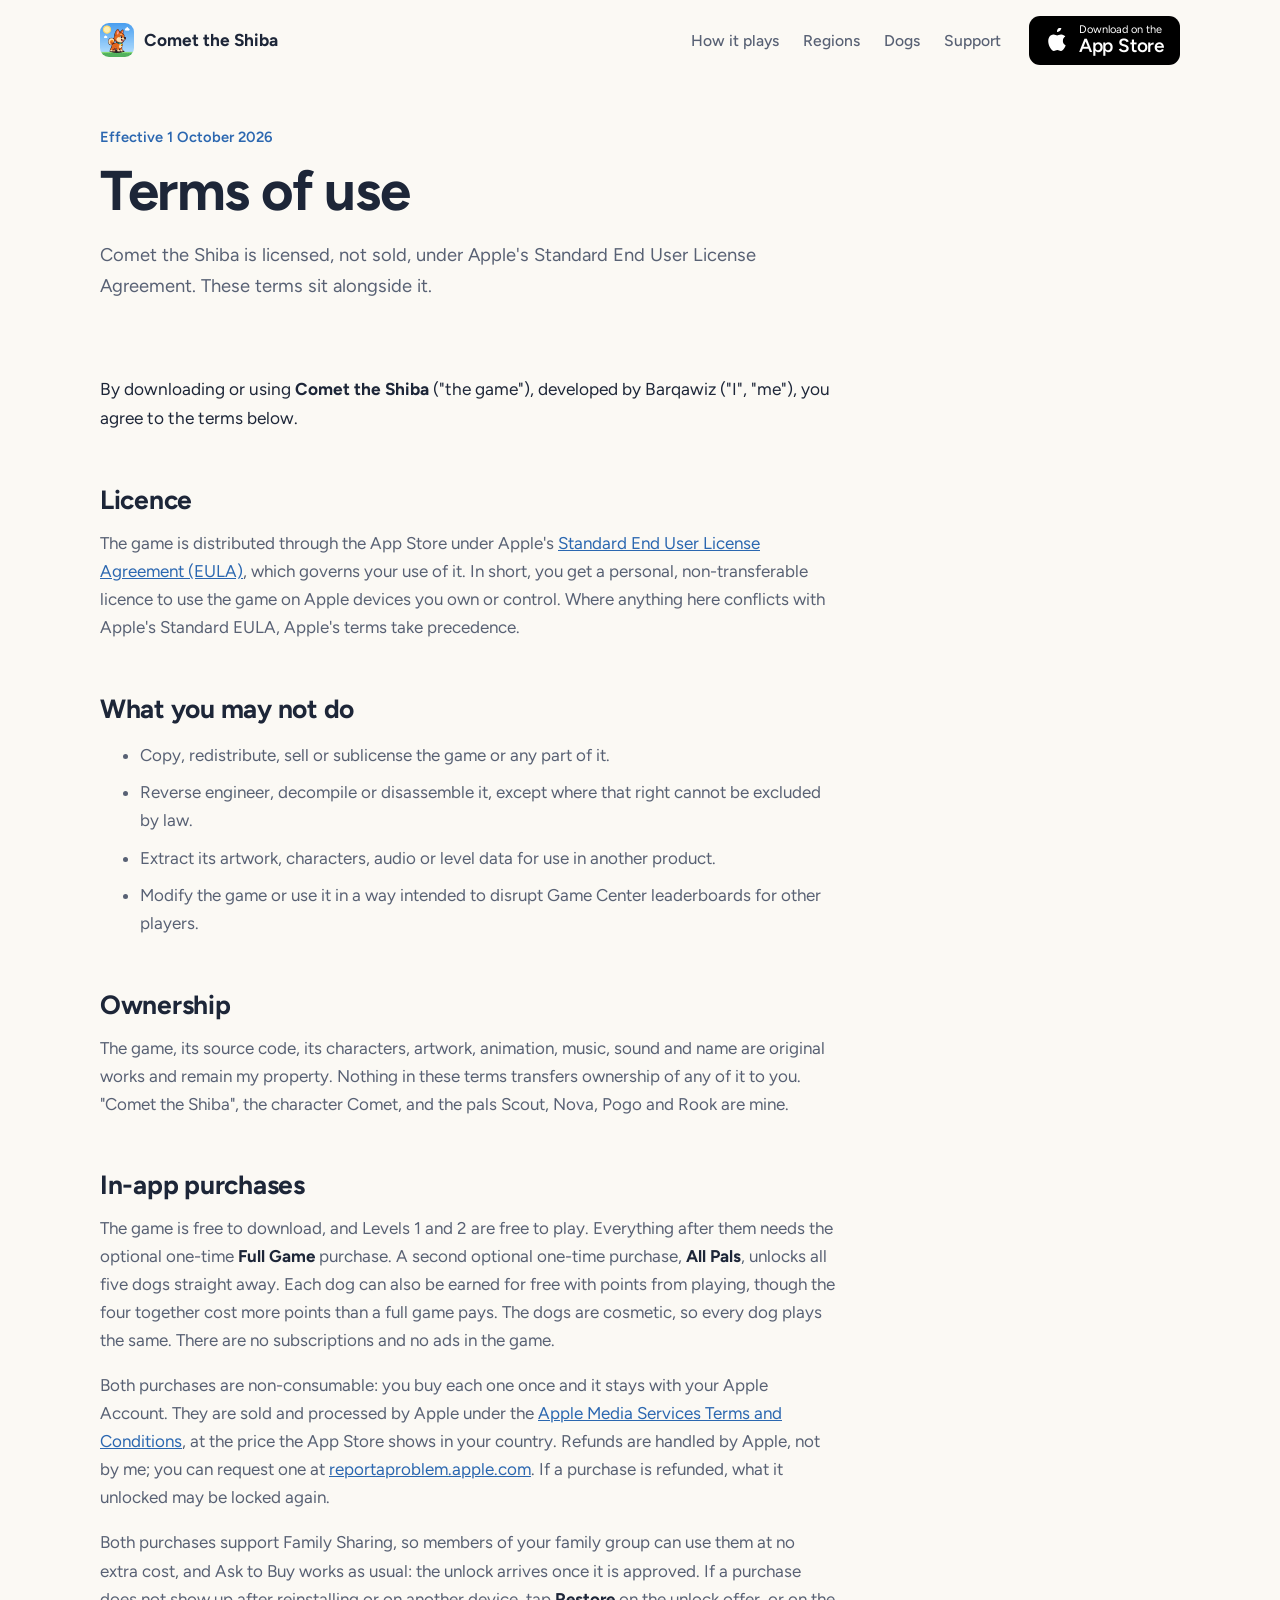
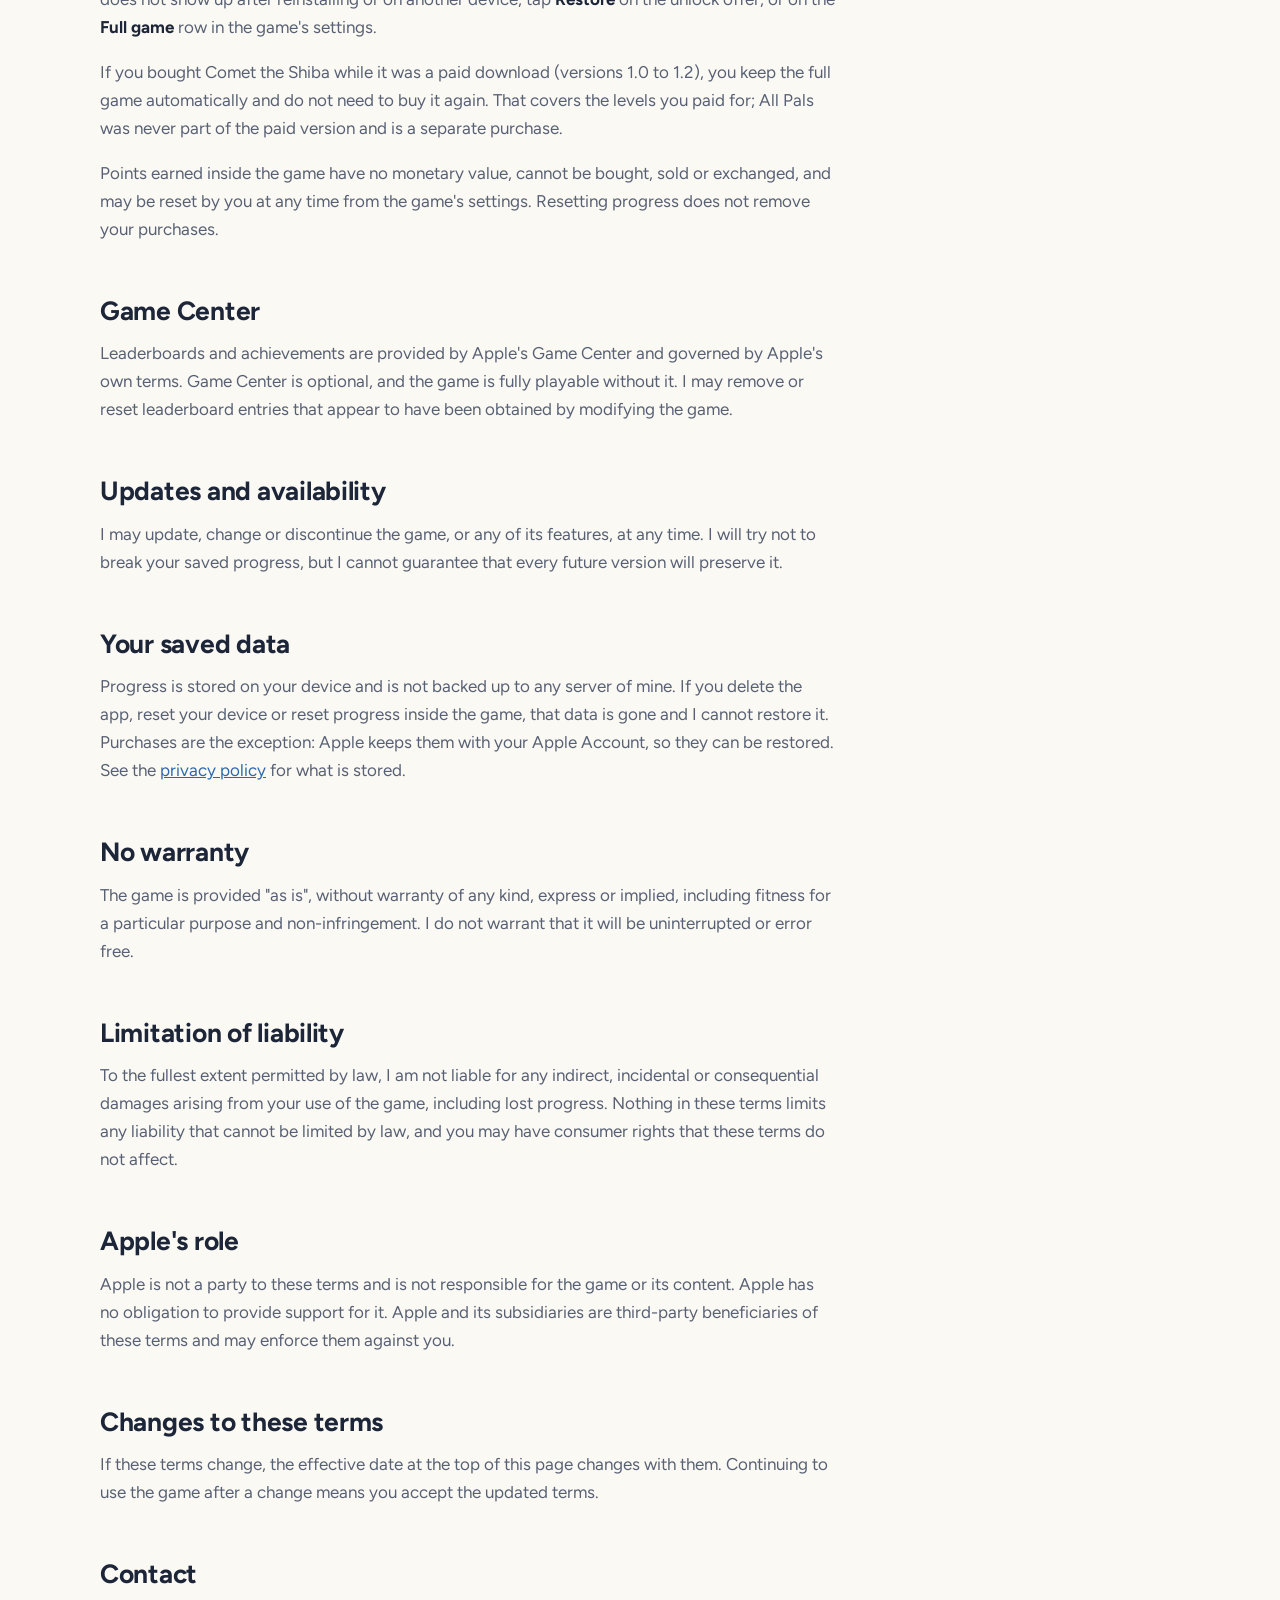
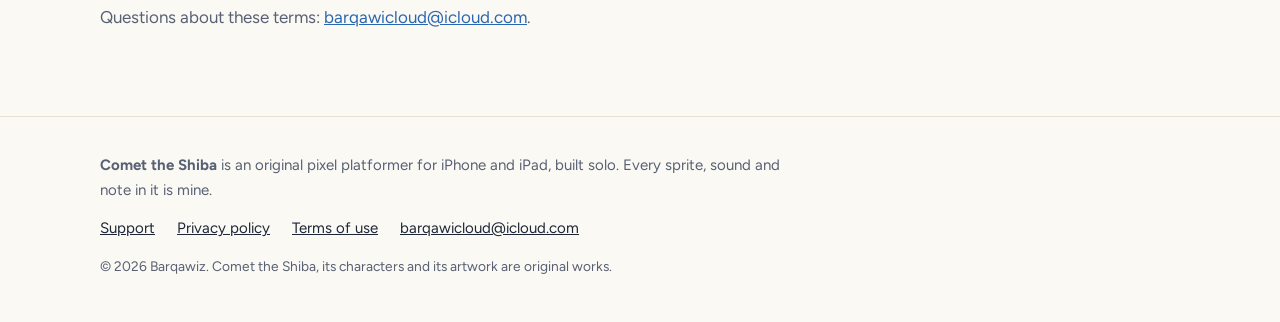
<file: terms.html>
<!DOCTYPE html>
<html lang="en">
<head>
<meta charset="utf-8">
<meta name="viewport" content="width=device-width, initial-scale=1">
<title>Terms of use | Comet the Shiba</title>
<meta name="description" content="Terms of use for Comet the Shiba, including Apple's Standard End User License Agreement, in-app purchases, ownership, and limitations.">
<link rel="canonical" href="https://barqawiz.github.io/comet-website/terms.html">
<meta name="theme-color" content="#fbf9f4">
<link rel="icon" href="favicon.ico" sizes="any">
<link rel="apple-touch-icon" href="assets/apple-touch-icon.png">
<link rel="preconnect" href="https://fonts.googleapis.com">
<link rel="preconnect" href="https://fonts.gstatic.com" crossorigin>
<link href="https://fonts.googleapis.com/css2?family=Figtree:wght@400;500;600;700&display=swap" rel="stylesheet">
<link rel="stylesheet" href="assets/css/style.css">
</head>
<body>
<a class="skip" href="#main">Skip to content</a>
<header class="site-head">
  <div class="wrap">
    <a class="brand" href="./">
      <img src="assets/img/icon.png" alt="" width="34" height="34">
      <span>Comet the Shiba</span>
    </a>
    <nav class="site-nav" aria-label="Main">
      <a href="./#how">How it plays</a>
      <a href="./#regions">Regions</a>
      <a href="./#dogs">Dogs</a>
      <a class="keep" href="support.html">Support</a>
    </nav>
    <a class="store" href="https://apps.apple.com/app/id6805965904">
      <svg viewBox="0 0 384 512" aria-hidden="true"><path d="M318.7 268c-.2-37 16.6-65 50.5-85-19-27-47.5-42-85-45-36-3-75 21-89 21-15 0-49-20-76-19-39 .6-75 23-95 58-41 71-10 176 29 234 19 28 42 59 72 58 29-1 40-19 75-19 35 0 45 19 76 18 31-1 51-28 70-56 22-32 31-63 31-65-1-1-60-23-60-90zM262 53c16-20 27-47 24-74-23 1-51 15-68 34-15 17-29 45-25 71 26 2 53-12 69-31z"/></svg>
      <span><small>Download on the</small><b>App Store</b></span>
    </a>
  </div>
</header>

<main id="main">
<section class="page-head">
  <div class="wrap">
    <p class="stamp">Effective 1 October 2026</p>
    <h1>Terms of use</h1>
    <p>Comet the Shiba is licensed, not sold, under Apple's Standard End User License
       Agreement. These terms sit alongside it.</p>
  </div>
</section>

<section class="section section--paper">
  <div class="wrap prose">
    <p>By downloading or using <strong>Comet the Shiba</strong> ("the game"), developed by
       Barqawiz ("I", "me"), you agree to the terms below.</p>

    <h2>Licence</h2>
    <p>The game is distributed through the App Store under Apple's
       <a href="https://www.apple.com/legal/internet-services/itunes/dev/stdeula/">Standard End User License Agreement (EULA)</a>,
       which governs your use of it. In short, you get a personal, non-transferable licence to
       use the game on Apple devices you own or control. Where anything here conflicts with
       Apple's Standard EULA, Apple's terms take precedence.</p>

    <h2>What you may not do</h2>
    <ul>
      <li>Copy, redistribute, sell or sublicense the game or any part of it.</li>
      <li>Reverse engineer, decompile or disassemble it, except where that right cannot be
          excluded by law.</li>
      <li>Extract its artwork, characters, audio or level data for use in another product.</li>
      <li>Modify the game or use it in a way intended to disrupt Game Center leaderboards
          for other players.</li>
    </ul>

    <h2>Ownership</h2>
    <p>The game, its source code, its characters, artwork, animation, music, sound and name are
       original works and remain my property. Nothing in these terms transfers ownership of any
       of it to you. "Comet the Shiba", the character Comet, and the pals Scout, Nova, Pogo and
       Rook are mine.</p>

    <h2>In-app purchases</h2>
    <p>The game is free to download, and Levels 1 and 2 are free to play. Everything after
       them needs the optional one-time <strong>Full Game</strong> purchase. A second optional
       one-time purchase, <strong>All Pals</strong>, unlocks all five dogs straight away. Each
       dog can also be earned for free with points from playing, though the four together cost
       more points than a full game pays. The dogs are cosmetic, so every dog plays the same.
       There are no subscriptions and no ads in the game.</p>
    <p>Both purchases are non-consumable: you buy each one once and it stays with your Apple
       Account. They are sold and processed by Apple under the
       <a href="https://www.apple.com/legal/internet-services/itunes/">Apple Media Services Terms and Conditions</a>,
       at the price the App Store shows in your country. Refunds are handled by Apple, not by
       me; you can request one at
       <a href="https://reportaproblem.apple.com/">reportaproblem.apple.com</a>. If a purchase
       is refunded, what it unlocked may be locked again.</p>
    <p>Both purchases support Family Sharing, so members of your family group can use them at
       no extra cost, and Ask to Buy works as usual: the unlock arrives once it is approved.
       If a purchase does not show up after reinstalling or on another device, tap
       <strong>Restore</strong> on the unlock offer, or on the <strong>Full game</strong> row
       in the game's settings.</p>
    <p>If you bought Comet the Shiba while it was a paid download (versions 1.0 to 1.2), you
       keep the full game automatically and do not need to buy it again. That covers the
       levels you paid for; All Pals was never part of the paid version and is a separate
       purchase.</p>
    <p>Points earned inside the game have no monetary value, cannot be bought, sold or
       exchanged, and may be reset by you at any time from the game's settings. Resetting
       progress does not remove your purchases.</p>

    <h2>Game Center</h2>
    <p>Leaderboards and achievements are provided by Apple's Game Center and governed by
       Apple's own terms. Game Center is optional, and the game is fully playable without it.
       I may remove or reset leaderboard entries that appear to have been obtained by
       modifying the game.</p>

    <h2>Updates and availability</h2>
    <p>I may update, change or discontinue the game, or any of its features, at any time. I
       will try not to break your saved progress, but I cannot guarantee that every future
       version will preserve it.</p>

    <h2>Your saved data</h2>
    <p>Progress is stored on your device and is not backed up to any server of mine. If you
       delete the app, reset your device or reset progress inside the game, that data is gone
       and I cannot restore it. Purchases are the exception: Apple keeps them with your Apple
       Account, so they can be restored. See the <a href="privacy.html">privacy policy</a> for
       what is stored.</p>

    <h2>No warranty</h2>
    <p>The game is provided "as is", without warranty of any kind, express or implied,
       including fitness for a particular purpose and non-infringement. I do not warrant that
       it will be uninterrupted or error free.</p>

    <h2>Limitation of liability</h2>
    <p>To the fullest extent permitted by law, I am not liable for any indirect, incidental or
       consequential damages arising from your use of the game, including lost progress. Nothing
       in these terms limits any liability that cannot be limited by law, and you may have
       consumer rights that these terms do not affect.</p>

    <h2>Apple's role</h2>
    <p>Apple is not a party to these terms and is not responsible for the game or its content.
       Apple has no obligation to provide support for it. Apple and its subsidiaries are
       third-party beneficiaries of these terms and may enforce them against you.</p>

    <h2>Changes to these terms</h2>
    <p>If these terms change, the effective date at the top of this page changes with them.
       Continuing to use the game after a change means you accept the updated terms.</p>

    <h2>Contact</h2>
    <p>Questions about these terms:
       <a href="mailto:barqawicloud@icloud.com?subject=Comet%20the%20Shiba%20terms">barqawicloud@icloud.com</a>.</p>
  </div>
</section>
</main>

<footer class="site-foot">
  <div class="wrap">
    <p><b>Comet the Shiba</b> is an original pixel platformer for iPhone and iPad, built solo. Every sprite, sound and note in it is mine.</p>
    <nav aria-label="Footer">
      <a href="support.html">Support</a>
      <a href="privacy.html">Privacy policy</a>
      <a href="terms.html">Terms of use</a>
      <a href="mailto:barqawicloud@icloud.com">barqawicloud@icloud.com</a>
    </nav>
    <p class="fine">&copy; 2026 Barqawiz. Comet the Shiba, its characters and its artwork are original works.</p>
  </div>
</footer>
</body>
</html>
</file>
<file: assets/css/style.css>
/* Comet the Shiba site styles.
   Plain and quiet on purpose: one font, one accent colour, no animation.
   The game's own screenshots carry the colour. */

:root {
  --bg: #fbf9f4;
  --tint: #f0f4f8;
  --surface: #ffffff;
  --line: #e6e1d5;
  --text: #1d2638;
  --muted: #586174;
  --accent: #2b67b0;
  --accent-dark: #1f4f8c;
  --maxw: 1080px;
  --radius: 14px;
  /* The screenshots and clips were captured on an iPhone with the sensor housing
     on the left edge. This ratio crops that strip away (the first 5.5% of the width). */
  --capture-ratio: 2.05;
  color-scheme: light;
}

* { box-sizing: border-box; }

body {
  margin: 0;
  background: var(--bg);
  color: var(--text);
  font: 17px/1.65 Figtree, system-ui, -apple-system, "Segoe UI", Roboto, Helvetica, Arial, sans-serif;
  -webkit-font-smoothing: antialiased;
  overflow-x: hidden;
}

h1, h2, h3 { line-height: 1.15; margin: 0 0 .5em; letter-spacing: -.01em; }
h1 { font-size: clamp(2.4rem, 5.2vw, 3.5rem); font-weight: 700; letter-spacing: -.025em; }
h2 { font-size: clamp(1.6rem, 3vw, 2.1rem); font-weight: 700; }
h3 { font-size: 1.15rem; font-weight: 600; }
p { margin: 0 0 1em; }

a { color: var(--accent); }
a:hover { color: var(--accent-dark); }
:focus-visible { outline: 2px solid var(--accent); outline-offset: 3px; border-radius: 6px; }

img { max-width: 100%; height: auto; display: block; }
.px { image-rendering: pixelated; }

.wrap { width: min(100% - 40px, var(--maxw)); margin-inline: auto; }

.skip { position: absolute; left: -9999px; top: 0; z-index: 99; background: var(--text); color: #fff; padding: 10px 16px; }
.skip:focus { left: 0; }

/* ---------- App Store button ---------- */
.store {
  display: inline-flex; align-items: center; gap: 10px;
  background: #000; color: #fff; text-decoration: none;
  border-radius: 11px; padding: 8px 16px; line-height: 1.1;
}
.store:hover { color: #fff; background: #222; }
.store svg { width: 24px; height: 24px; fill: #fff; flex: none; }
.store small { display: block; font-size: 11px; font-weight: 400; }
.store b { display: block; font-size: 19px; font-weight: 600; letter-spacing: -.01em; }
.store.lg { padding: 11px 22px; gap: 12px; }
.store.lg svg { width: 30px; height: 30px; }
.store.lg b { font-size: 23px; }

/* ---------- header ---------- */
.site-head .wrap { display: flex; align-items: center; gap: 28px; padding-block: 16px; }
.brand {
  display: flex; align-items: center; gap: 10px; margin-right: auto;
  font-weight: 700; font-size: 1.08rem; color: var(--text); text-decoration: none;
}
.brand img { width: 34px; height: 34px; border-radius: 9px; }
.site-nav { display: flex; gap: 24px; }
.site-nav a { color: var(--muted); text-decoration: none; font-weight: 500; font-size: .98rem; }
.site-nav a:hover { color: var(--text); }
@media (max-width: 760px) {
  .site-nav a:not(.keep) { display: none; }
  .site-head .store { display: none; }
}

/* ---------- screenshots and clips ---------- */
.shot { margin: 0; overflow: hidden; border-radius: var(--radius); background: #10161f; border: 1px solid var(--line); }
.shot img, .reel video {
  width: 100%; height: auto; aspect-ratio: var(--capture-ratio);
  object-fit: cover; object-position: right center; display: block;
}

/* ---------- home: hero ---------- */
.hero { padding: 40px 0 28px; }
.hero .wrap { display: grid; grid-template-columns: minmax(0, 1fr) minmax(0, 1.2fr); gap: 52px; align-items: center; }
@media (max-width: 880px) { .hero .wrap { grid-template-columns: 1fr; gap: 30px; } }
.hero .lead { font-size: 1.22rem; color: var(--muted); max-width: 30em; margin-bottom: 1.4em; }
.hero .note { margin: 14px 0 0; font-size: .95rem; color: var(--muted); max-width: 34em; }
.hero .shot { box-shadow: 0 22px 40px -22px rgba(29, 38, 56, .45); }

/* ---------- home: sections ---------- */
.section { padding: 68px 0; }
.section--tint { background: var(--tint); }
.section-head { max-width: 40em; margin-bottom: 36px; }
.section-head p { color: var(--muted); font-size: 1.08rem; margin: 0; }

.how { display: grid; grid-template-columns: repeat(2, minmax(0, 1fr)); gap: 30px 56px; }
@media (max-width: 700px) { .how { grid-template-columns: 1fr; gap: 24px; } }
.how h3 { margin-bottom: .25em; }
.how p { margin: 0; color: var(--muted); }

.regions { display: grid; grid-template-columns: repeat(3, minmax(0, 1fr)); gap: 34px 30px; }
@media (max-width: 900px) { .regions { grid-template-columns: 1fr; max-width: 560px; } }
.region .shot { margin-bottom: 16px; }
.region .levels { margin: 0 0 2px; font-size: .9rem; font-weight: 600; color: var(--accent); }
.region h3 { font-size: 1.3rem; margin-bottom: .35em; }
.region p { color: var(--muted); }
.region .meet { font-size: .94rem; margin: 0; color: var(--text); }

.duels { display: grid; grid-template-columns: minmax(0, 1fr) minmax(0, 1fr); gap: 52px; align-items: start; }
@media (max-width: 880px) { .duels { grid-template-columns: 1fr; gap: 32px; } }
.duels p { color: var(--muted); }
.steps { margin: 22px 0 0; padding-left: 1.3em; }
.steps li { margin-bottom: 14px; padding-left: 4px; color: var(--muted); }
.steps li strong { color: var(--text); }
.bosses { display: flex; flex-wrap: wrap; gap: 22px 34px; margin: 22px 0 0; padding: 0; list-style: none; }
.bosses li { display: flex; align-items: center; gap: 12px; font-size: .94rem; line-height: 1.35; }
.bosses img { height: 64px; width: 84px; object-fit: contain; flex: none; }
.bosses b { display: block; font-weight: 600; }
.bosses span { color: var(--muted); }

.reels { display: grid; grid-template-columns: repeat(auto-fit, minmax(290px, 1fr)); gap: 30px 28px; }
.reel { margin: 0; }
.reel video { border-radius: 12px; background: #10161f; }
.reel figcaption { margin-top: 10px; font-size: .94rem; line-height: 1.4; }
.reel figcaption b { display: block; font-weight: 600; }
.reel figcaption span { color: var(--muted); }

.about { max-width: 38em; }
.about p { color: var(--muted); font-size: 1.08rem; }

/* ---------- footer ---------- */
.site-foot { border-top: 1px solid var(--line); padding: 36px 0 44px; color: var(--muted); font-size: .94rem; }
.site-foot .wrap { display: grid; gap: 14px; }
.site-foot p { margin: 0; max-width: 46em; }
.site-foot nav { display: flex; flex-wrap: wrap; gap: 8px 22px; }
.site-foot a { color: var(--text); }
.site-foot .fine { font-size: .86rem; }

/* ---------- inner pages: support, privacy, terms ---------- */
.page-head { padding: 44px 0 6px; }
.page-head .stamp { margin: 0 0 10px; font-size: .92rem; font-weight: 600; color: var(--accent); }
.page-head h1 { margin-bottom: .3em; }
.page-head p:not(.stamp) { font-size: 1.15rem; color: var(--muted); max-width: 40em; margin: 0; }

.prose { max-width: 46rem; }
/* privacy and terms put .prose on the wrapper itself: keep it full width so the text lines up with the title */
.wrap.prose { max-width: none; }
.wrap.prose > * { max-width: 46rem; }
.prose h2 { font-size: clamp(1.35rem, 2.6vw, 1.65rem); margin-top: 2em; }
.prose h2:first-child { margin-top: 0; }
.prose h3 { margin-top: 1.6em; }
.prose p, .prose li { color: var(--muted); }
.prose li { margin-bottom: .55em; }
.prose strong { color: var(--text); }
.prose > p:first-of-type { font-size: 1.08rem; color: var(--text); }
.prose hr { border: 0; border-top: 1px solid var(--line); margin: 2.4em 0; }
.prose code {
  font-family: ui-monospace, SFMono-Regular, Menlo, monospace; font-size: .9em;
  background: var(--tint); border-radius: 6px; padding: 1px 6px;
}

.contact-card {
  background: var(--tint); border-radius: var(--radius);
  padding: 26px 28px; display: flex; flex-wrap: wrap; gap: 14px 32px;
  align-items: center; justify-content: space-between;
}
.contact-card h2 { margin: 0 0 4px; font-size: 1.35rem; }
.contact-card p { margin: 0; color: var(--muted); max-width: 44ch; }
.contact-card .mail { font-weight: 600; font-size: 1.1rem; word-break: break-all; }

.faq { margin-top: 24px; max-width: 46rem; border-top: 1px solid var(--line); }
.faq details { border-bottom: 1px solid var(--line); }
.faq summary {
  display: flex; align-items: center; justify-content: space-between; gap: 16px;
  padding: 18px 0; cursor: pointer; list-style: none;
  font-weight: 600; font-size: 1.05rem;
}
.faq summary::-webkit-details-marker { display: none; }
.faq summary::after { content: "+"; flex: none; font-size: 1.4rem; line-height: 1; color: var(--muted); font-weight: 400; }
.faq details[open] summary::after { content: "\2212"; }
.faq details p { margin: 0 0 1em; color: var(--muted); }
.faq details p:last-child { margin-bottom: 20px; }
.faq details strong { color: var(--text); }

@media (max-width: 560px) {
  body { font-size: 16px; }
  .section { padding: 52px 0; }
  .hero { padding-top: 24px; }
  .hero .store { width: 100%; justify-content: center; }
}
</file>
